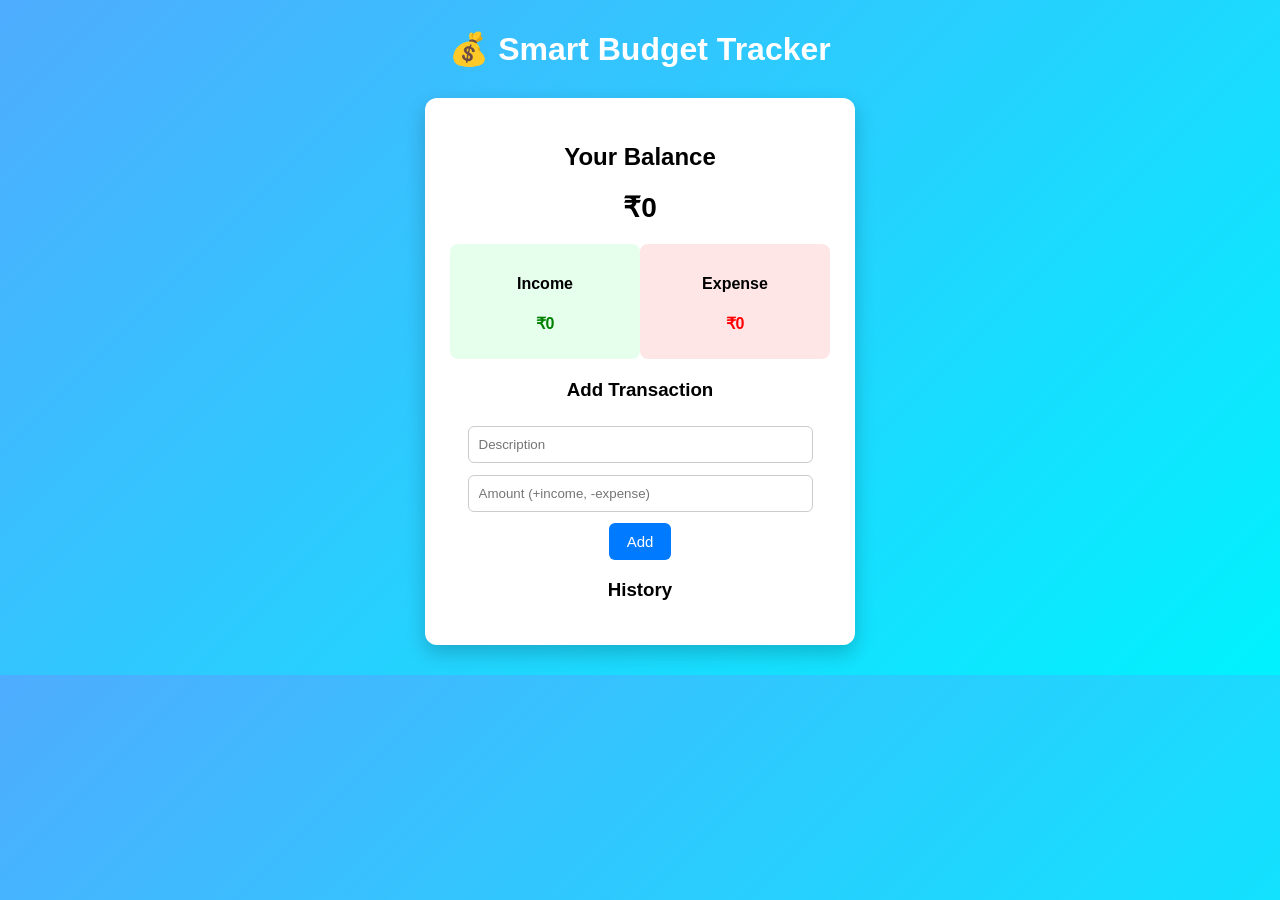
<file: index.html>
<!DOCTYPE html>
<html>
<head>
<title>Smart Budget Tracker</title>
<link rel="stylesheet" href="style.css">
</head>

<body>

<h1>💰 Smart Budget Tracker</h1>

<div class="container">

<h2>Your Balance</h2>
<h2 id="balance">₹0</h2>

<div class="summary">

<div class="income">
<h4>Income</h4>
<p id="income">₹0</p>
</div>

<div class="expense">
<h4>Expense</h4>
<p id="expense">₹0</p>
</div>

</div>

<h3>Add Transaction</h3>

<input type="text" id="text" placeholder="Description">
<input type="number" id="amount" placeholder="Amount (+income, -expense)">

<button onclick="addTransaction()">Add</button>

<h3>History</h3>
<ul id="list"></ul>

</div>

<script src="script.js"></script>

</body>
</html>
</file>
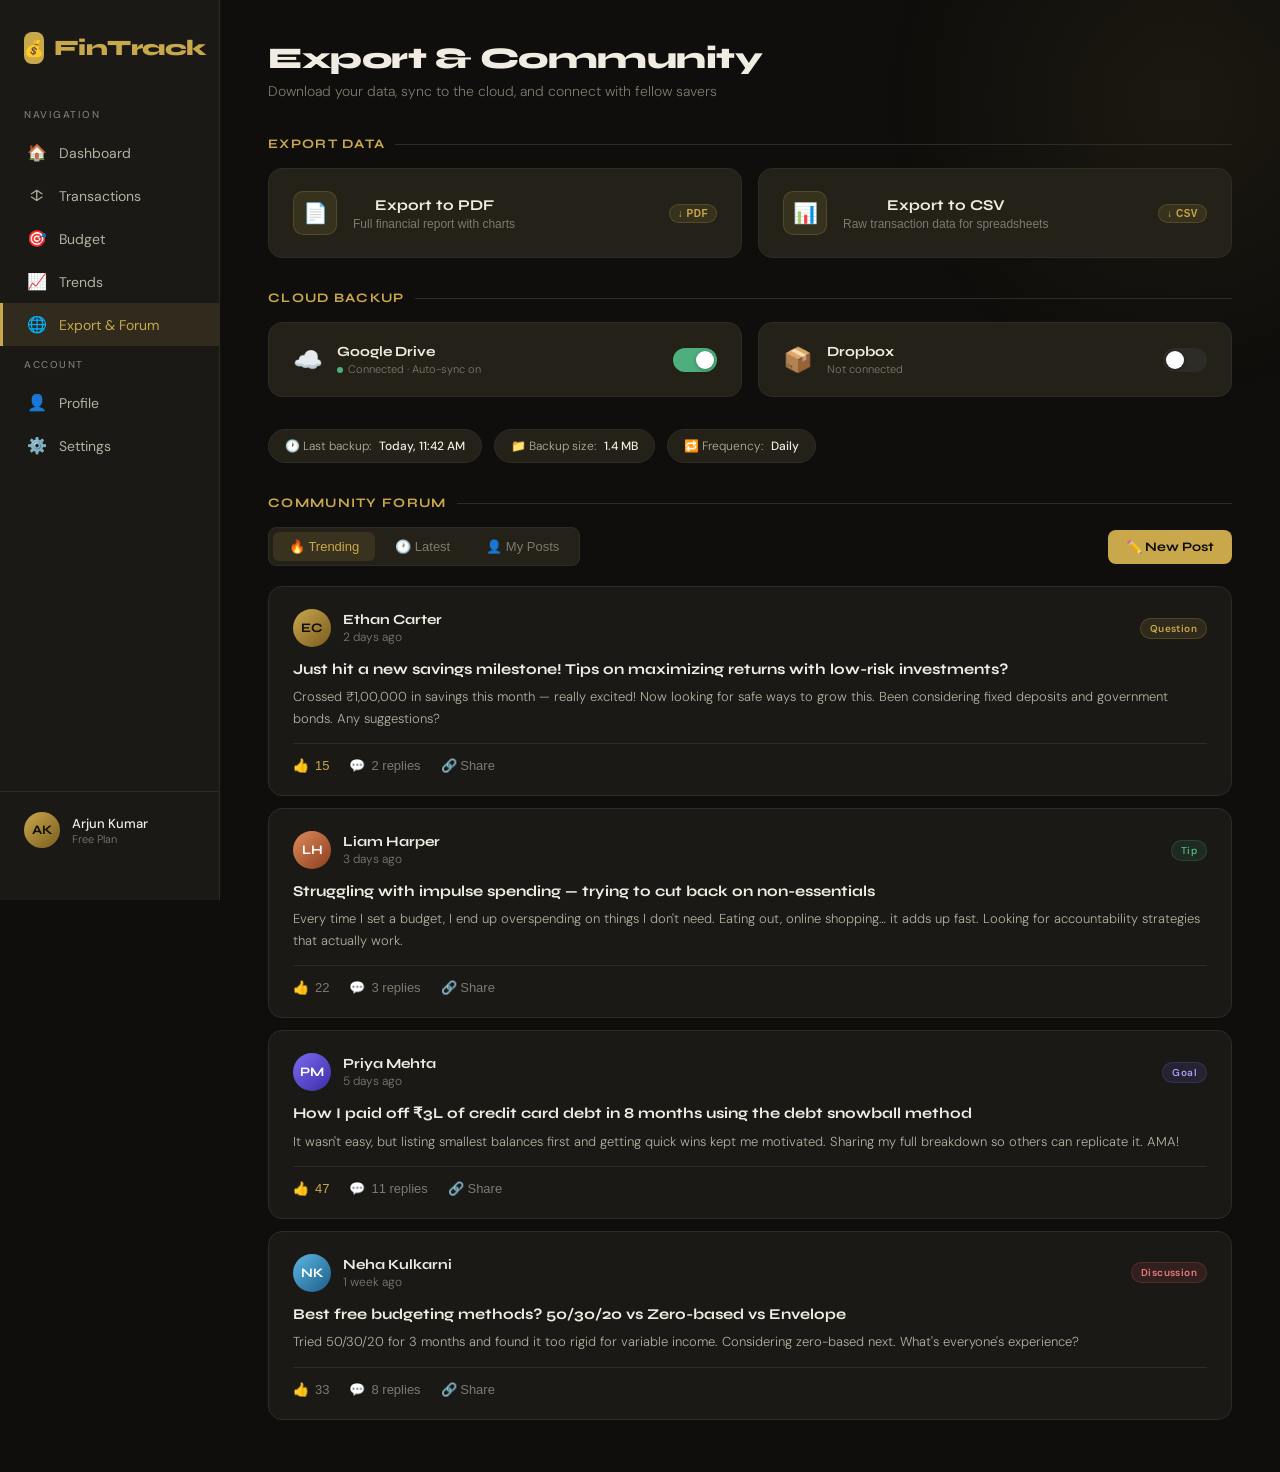
<file: module5_export_community.html>
<!DOCTYPE html>
<html lang="en">
<head>
<meta charset="UTF-8">
<meta name="viewport" content="width=device-width, initial-scale=1.0">
<title>Export & Community — FinTrack</title>
<link href="https://fonts.googleapis.com/css2?family=Syne:wght@400;600;700;800&family=DM+Sans:ital,wght@0,300;0,400;0,500;1,300&display=swap" rel="stylesheet">
<style>
  :root {
    --bg: #0f0e0c;
    --surface: #1a1916;
    --surface2: #232118;
    --border: #2e2c27;
    --gold: #c9a84c;
    --gold-light: #e8c97a;
    --gold-dim: rgba(201,168,76,0.12);
    --green: #4caf7d;
    --red: #e05a5a;
    --text: #f0ece2;
    --text-dim: #7d7a6f;
    --text-mid: #b5b09f;
    --radius: 14px;
    --radius-sm: 8px;
  }

  * { margin: 0; padding: 0; box-sizing: border-box; }

  body {
    background: var(--bg);
    color: var(--text);
    font-family: 'DM Sans', sans-serif;
    font-weight: 300;
    min-height: 100vh;
    overflow-x: hidden;
  }

  /* Ambient glow */
  body::before {
    content: '';
    position: fixed;
    top: -200px; right: -200px;
    width: 600px; height: 600px;
    background: radial-gradient(circle, rgba(201,168,76,0.07) 0%, transparent 70%);
    pointer-events: none;
  }

  /* ── Layout ── */
  .shell {
    display: grid;
    grid-template-columns: 220px 1fr;
    min-height: 100vh;
  }

  /* ── Sidebar ── */
  .sidebar {
    background: var(--surface);
    border-right: 1px solid var(--border);
    padding: 32px 0;
    display: flex;
    flex-direction: column;
    position: sticky;
    top: 0;
    height: 100vh;
  }

  .logo {
    padding: 0 24px 32px;
    font-family: 'Syne', sans-serif;
    font-size: 22px;
    font-weight: 800;
    letter-spacing: -0.5px;
    color: var(--gold);
    display: flex;
    align-items: center;
    gap: 10px;
  }
  .logo-icon {
    width: 32px; height: 32px;
    background: var(--gold);
    border-radius: 8px;
    display: flex; align-items: center; justify-content: center;
    font-size: 16px;
  }

  .nav-label {
    font-size: 10px;
    font-weight: 500;
    letter-spacing: 0.15em;
    text-transform: uppercase;
    color: var(--text-dim);
    padding: 0 24px 10px;
    margin-top: 12px;
  }

  .nav-item {
    display: flex; align-items: center; gap: 12px;
    padding: 11px 24px;
    cursor: pointer;
    color: var(--text-mid);
    font-size: 14px;
    font-weight: 400;
    transition: all 0.18s;
    border-left: 3px solid transparent;
    text-decoration: none;
  }
  .nav-item:hover { background: var(--gold-dim); color: var(--text); }
  .nav-item.active {
    background: var(--gold-dim);
    color: var(--gold);
    border-left-color: var(--gold);
  }
  .nav-icon { font-size: 16px; width: 20px; text-align: center; }

  .sidebar-footer {
    margin-top: auto;
    padding: 20px 24px;
    border-top: 1px solid var(--border);
    display: flex; align-items: center; gap: 12px;
  }
  .avatar {
    width: 36px; height: 36px; border-radius: 50%;
    background: linear-gradient(135deg, var(--gold) 0%, #7a5c1e 100%);
    display: flex; align-items: center; justify-content: center;
    font-family: 'Syne', sans-serif;
    font-size: 13px;
    font-weight: 700;
    color: #0f0e0c;
    flex-shrink: 0;
  }
  .user-info { flex: 1; overflow: hidden; }
  .user-name { font-size: 13px; font-weight: 500; color: var(--text); white-space: nowrap; overflow: hidden; text-overflow: ellipsis; }
  .user-role { font-size: 11px; color: var(--text-dim); }

  /* ── Main ── */
  .main {
    padding: 40px 48px;
    overflow-y: auto;
  }

  .page-header {
    margin-bottom: 36px;
    display: flex;
    align-items: flex-start;
    justify-content: space-between;
  }
  .page-title {
    font-family: 'Syne', sans-serif;
    font-size: 30px;
    font-weight: 800;
    letter-spacing: -0.5px;
    color: var(--text);
  }
  .page-subtitle {
    font-size: 14px;
    color: var(--text-dim);
    margin-top: 6px;
    font-weight: 300;
  }

  /* ── Section titles ── */
  .section-title {
    font-family: 'Syne', sans-serif;
    font-size: 13px;
    font-weight: 700;
    letter-spacing: 0.1em;
    text-transform: uppercase;
    color: var(--gold);
    margin-bottom: 16px;
    display: flex;
    align-items: center;
    gap: 10px;
  }
  .section-title::after {
    content: '';
    flex: 1;
    height: 1px;
    background: var(--border);
  }

  /* ── Cards ── */
  .card {
    background: var(--surface);
    border: 1px solid var(--border);
    border-radius: var(--radius);
    padding: 24px;
    transition: border-color 0.2s;
  }
  .card:hover { border-color: #3e3b33; }

  /* ── Export Section ── */
  .export-grid {
    display: grid;
    grid-template-columns: 1fr 1fr;
    gap: 16px;
    margin-bottom: 32px;
  }

  .export-btn {
    background: var(--surface2);
    border: 1px solid var(--border);
    border-radius: var(--radius);
    padding: 22px 24px;
    cursor: pointer;
    display: flex;
    align-items: center;
    gap: 16px;
    transition: all 0.2s;
    color: var(--text);
    position: relative;
    overflow: hidden;
  }
  .export-btn::before {
    content: '';
    position: absolute;
    inset: 0;
    background: linear-gradient(135deg, var(--gold-dim), transparent);
    opacity: 0;
    transition: opacity 0.2s;
  }
  .export-btn:hover {
    border-color: var(--gold);
    transform: translateY(-2px);
    box-shadow: 0 8px 24px rgba(201,168,76,0.08);
  }
  .export-btn:hover::before { opacity: 1; }
  .export-btn:active { transform: translateY(0); }

  .export-icon {
    width: 44px; height: 44px;
    background: var(--gold-dim);
    border: 1px solid rgba(201,168,76,0.2);
    border-radius: 10px;
    display: flex; align-items: center; justify-content: center;
    font-size: 20px;
    flex-shrink: 0;
    position: relative; z-index: 1;
  }
  .export-info { position: relative; z-index: 1; }
  .export-label {
    font-family: 'Syne', sans-serif;
    font-size: 15px;
    font-weight: 700;
    color: var(--text);
    margin-bottom: 3px;
  }
  .export-desc { font-size: 12px; color: var(--text-dim); font-weight: 300; }

  .export-badge {
    margin-left: auto;
    background: var(--gold-dim);
    color: var(--gold);
    font-size: 10px;
    font-weight: 600;
    letter-spacing: 0.05em;
    padding: 3px 8px;
    border-radius: 20px;
    border: 1px solid rgba(201,168,76,0.2);
    position: relative; z-index: 1;
  }

  /* ── Backup Section ── */
  .backup-grid {
    display: grid;
    grid-template-columns: 1fr 1fr;
    gap: 16px;
    margin-bottom: 32px;
  }

  .backup-card {
    background: var(--surface2);
    border: 1px solid var(--border);
    border-radius: var(--radius);
    padding: 20px 24px;
    display: flex;
    align-items: center;
    justify-content: space-between;
    transition: border-color 0.2s;
  }
  .backup-card:hover { border-color: #3e3b33; }

  .backup-left { display: flex; align-items: center; gap: 14px; }
  .backup-icon { font-size: 24px; }
  .backup-name {
    font-family: 'Syne', sans-serif;
    font-size: 14px;
    font-weight: 700;
  }
  .backup-status { font-size: 11px; color: var(--text-dim); margin-top: 2px; }
  .backup-status .dot {
    display: inline-block;
    width: 6px; height: 6px;
    border-radius: 50%;
    background: var(--green);
    margin-right: 5px;
    vertical-align: middle;
  }

  .toggle-switch {
    width: 44px; height: 24px;
    background: var(--green);
    border-radius: 12px;
    position: relative;
    cursor: pointer;
    transition: background 0.2s;
    flex-shrink: 0;
  }
  .toggle-switch.off { background: var(--border); }
  .toggle-switch::after {
    content: '';
    position: absolute;
    top: 3px; left: 3px;
    width: 18px; height: 18px;
    background: white;
    border-radius: 50%;
    transition: transform 0.2s;
    box-shadow: 0 1px 4px rgba(0,0,0,0.3);
  }
  .toggle-switch.off::after { transform: translateX(0); }
  .toggle-switch:not(.off)::after { transform: translateX(20px); }

  /* ── Last backup info ── */
  .backup-meta {
    display: flex; gap: 12px;
    margin-bottom: 32px;
  }
  .meta-pill {
    background: var(--surface2);
    border: 1px solid var(--border);
    border-radius: 20px;
    padding: 8px 16px;
    font-size: 12px;
    color: var(--text-mid);
    display: flex;
    align-items: center;
    gap: 8px;
  }
  .meta-pill span { color: var(--text); font-weight: 500; }

  /* ── Forum ── */
  .forum-toolbar {
    display: flex;
    align-items: center;
    justify-content: space-between;
    margin-bottom: 20px;
  }
  .forum-tabs {
    display: flex;
    gap: 4px;
    background: var(--surface2);
    border: 1px solid var(--border);
    border-radius: var(--radius-sm);
    padding: 4px;
  }
  .tab-btn {
    padding: 7px 16px;
    border-radius: 6px;
    font-size: 13px;
    font-weight: 400;
    cursor: pointer;
    color: var(--text-dim);
    border: none;
    background: transparent;
    transition: all 0.15s;
  }
  .tab-btn.active {
    background: var(--gold-dim);
    color: var(--gold);
    font-weight: 500;
  }
  .tab-btn:hover:not(.active) { color: var(--text); }

  .new-post-btn {
    background: var(--gold);
    color: #0f0e0c;
    border: none;
    border-radius: var(--radius-sm);
    padding: 9px 18px;
    font-family: 'Syne', sans-serif;
    font-size: 13px;
    font-weight: 700;
    cursor: pointer;
    display: flex;
    align-items: center;
    gap: 7px;
    transition: all 0.2s;
  }
  .new-post-btn:hover {
    background: var(--gold-light);
    transform: translateY(-1px);
    box-shadow: 0 4px 16px rgba(201,168,76,0.25);
  }

  /* ── Post Cards ── */
  .post-card {
    background: var(--surface);
    border: 1px solid var(--border);
    border-radius: var(--radius);
    padding: 22px 24px;
    margin-bottom: 12px;
    transition: all 0.2s;
    cursor: pointer;
  }
  .post-card:hover {
    border-color: #3e3b33;
    transform: translateX(4px);
  }

  .post-header {
    display: flex;
    align-items: center;
    gap: 12px;
    margin-bottom: 12px;
  }
  .post-avatar {
    width: 38px; height: 38px;
    border-radius: 50%;
    display: flex; align-items: center; justify-content: center;
    font-family: 'Syne', sans-serif;
    font-size: 13px;
    font-weight: 700;
    flex-shrink: 0;
    color: #0f0e0c;
  }
  .av1 { background: linear-gradient(135deg, #c9a84c, #7a5c1e); }
  .av2 { background: linear-gradient(135deg, #4caf7d, #1e5c3a); color: #0f0e0c; }
  .av3 { background: linear-gradient(135deg, #7c6af0, #3a2ea8); color: white; }
  .av4 { background: linear-gradient(135deg, #e08a5a, #8a3e1e); color: white; }
  .av5 { background: linear-gradient(135deg, #5ab8e0, #1e5c8a); color: white; }

  .post-meta { flex: 1; }
  .post-author {
    font-family: 'Syne', sans-serif;
    font-size: 14px;
    font-weight: 700;
    color: var(--text);
  }
  .post-time { font-size: 12px; color: var(--text-dim); margin-top: 1px; }

  .post-tag {
    font-size: 10px;
    font-weight: 600;
    letter-spacing: 0.04em;
    padding: 3px 9px;
    border-radius: 20px;
  }
  .tag-tip { background: rgba(76,175,125,0.12); color: var(--green); border: 1px solid rgba(76,175,125,0.2); }
  .tag-question { background: rgba(201,168,76,0.12); color: var(--gold); border: 1px solid rgba(201,168,76,0.2); }
  .tag-goal { background: rgba(124,106,240,0.12); color: #a89ff5; border: 1px solid rgba(124,106,240,0.2); }
  .tag-news { background: rgba(224,90,90,0.12); color: #e87c7c; border: 1px solid rgba(224,90,90,0.2); }

  .post-title {
    font-family: 'Syne', sans-serif;
    font-size: 15px;
    font-weight: 700;
    color: var(--text);
    margin-bottom: 7px;
    line-height: 1.35;
  }
  .post-body {
    font-size: 13px;
    color: var(--text-mid);
    line-height: 1.65;
    font-weight: 300;
    margin-bottom: 14px;
  }

  .post-footer {
    display: flex;
    align-items: center;
    gap: 20px;
    padding-top: 14px;
    border-top: 1px solid var(--border);
  }
  .reaction-btn {
    display: flex; align-items: center; gap: 6px;
    color: var(--text-dim);
    font-size: 13px;
    cursor: pointer;
    transition: color 0.15s;
    background: none; border: none;
    padding: 0;
  }
  .reaction-btn:hover { color: var(--gold); }
  .reaction-btn.liked { color: var(--gold); }

  .reply-area {
    display: none;
    margin-top: 16px;
    padding-top: 16px;
    border-top: 1px solid var(--border);
  }
  .reply-area.open { display: block; }

  /* ── Reply thread ── */
  .reply-thread {
    margin-left: 24px;
    padding-left: 20px;
    border-left: 2px solid var(--border);
    margin-top: 12px;
  }
  .reply-item {
    display: flex;
    gap: 10px;
    margin-bottom: 14px;
  }
  .reply-av {
    width: 28px; height: 28px;
    border-radius: 50%;
    display: flex; align-items: center; justify-content: center;
    font-family: 'Syne', sans-serif;
    font-size: 10px;
    font-weight: 700;
    flex-shrink: 0;
    color: #0f0e0c;
  }
  .reply-bubble {
    background: var(--surface2);
    border: 1px solid var(--border);
    border-radius: var(--radius-sm);
    padding: 10px 14px;
    flex: 1;
  }
  .reply-author {
    font-family: 'Syne', sans-serif;
    font-size: 12px;
    font-weight: 700;
    color: var(--text);
    margin-bottom: 4px;
    display: flex;
    align-items: center;
    justify-content: space-between;
  }
  .reply-time { font-size: 10px; color: var(--text-dim); font-family: 'DM Sans', sans-serif; font-weight: 300; }
  .reply-text { font-size: 12px; color: var(--text-mid); line-height: 1.6; font-weight: 300; }

  /* ── New reply input ── */
  .reply-input-row {
    display: flex; gap: 10px; margin-top: 14px;
  }
  .reply-input {
    flex: 1;
    background: var(--surface2);
    border: 1px solid var(--border);
    border-radius: var(--radius-sm);
    padding: 10px 14px;
    font-family: 'DM Sans', sans-serif;
    font-size: 13px;
    color: var(--text);
    outline: none;
    transition: border-color 0.15s;
  }
  .reply-input::placeholder { color: var(--text-dim); }
  .reply-input:focus { border-color: var(--gold); }

  .reply-send {
    background: var(--gold);
    color: #0f0e0c;
    border: none;
    border-radius: var(--radius-sm);
    padding: 10px 16px;
    font-family: 'Syne', sans-serif;
    font-size: 12px;
    font-weight: 700;
    cursor: pointer;
    transition: all 0.15s;
    white-space: nowrap;
  }
  .reply-send:hover { background: var(--gold-light); }

  /* ── New post modal ── */
  .modal-overlay {
    display: none;
    position: fixed; inset: 0;
    background: rgba(15,14,12,0.85);
    backdrop-filter: blur(6px);
    z-index: 100;
    align-items: center;
    justify-content: center;
  }
  .modal-overlay.open { display: flex; }

  .modal {
    background: var(--surface);
    border: 1px solid var(--border);
    border-radius: 18px;
    padding: 32px;
    width: 520px;
    max-width: calc(100vw - 40px);
    animation: slideUp 0.25s ease;
  }
  @keyframes slideUp {
    from { opacity: 0; transform: translateY(20px); }
    to { opacity: 1; transform: translateY(0); }
  }

  .modal-title {
    font-family: 'Syne', sans-serif;
    font-size: 20px;
    font-weight: 800;
    margin-bottom: 22px;
    display: flex;
    align-items: center;
    justify-content: space-between;
  }
  .modal-close {
    background: none;
    border: none;
    color: var(--text-dim);
    font-size: 20px;
    cursor: pointer;
    transition: color 0.15s;
  }
  .modal-close:hover { color: var(--text); }

  .field-label {
    font-size: 11px;
    font-weight: 600;
    letter-spacing: 0.1em;
    text-transform: uppercase;
    color: var(--text-dim);
    margin-bottom: 8px;
    margin-top: 16px;
  }
  .field-label:first-of-type { margin-top: 0; }

  .field-input, .field-select, .field-textarea {
    width: 100%;
    background: var(--surface2);
    border: 1px solid var(--border);
    border-radius: var(--radius-sm);
    padding: 11px 14px;
    font-family: 'DM Sans', sans-serif;
    font-size: 14px;
    color: var(--text);
    outline: none;
    transition: border-color 0.15s;
  }
  .field-input::placeholder,
  .field-textarea::placeholder { color: var(--text-dim); }
  .field-input:focus, .field-select:focus, .field-textarea:focus { border-color: var(--gold); }
  .field-select { appearance: none; cursor: pointer; }
  .field-textarea { resize: vertical; min-height: 100px; line-height: 1.6; }

  .modal-footer {
    display: flex; gap: 10px; margin-top: 22px;
  }
  .btn-cancel {
    flex: 1;
    background: var(--surface2);
    border: 1px solid var(--border);
    border-radius: var(--radius-sm);
    padding: 11px;
    color: var(--text-mid);
    font-family: 'Syne', sans-serif;
    font-size: 13px;
    font-weight: 600;
    cursor: pointer;
    transition: all 0.15s;
  }
  .btn-cancel:hover { border-color: #3e3b33; color: var(--text); }
  .btn-post {
    flex: 2;
    background: var(--gold);
    border: none;
    border-radius: var(--radius-sm);
    padding: 11px;
    color: #0f0e0c;
    font-family: 'Syne', sans-serif;
    font-size: 13px;
    font-weight: 800;
    cursor: pointer;
    transition: all 0.15s;
  }
  .btn-post:hover { background: var(--gold-light); box-shadow: 0 4px 16px rgba(201,168,76,0.3); }

  /* ── Toast ── */
  .toast {
    position: fixed;
    bottom: 32px; right: 32px;
    background: var(--surface);
    border: 1px solid var(--gold);
    border-radius: var(--radius-sm);
    padding: 14px 20px;
    font-size: 13px;
    color: var(--text);
    display: flex;
    align-items: center;
    gap: 10px;
    box-shadow: 0 8px 32px rgba(0,0,0,0.4);
    transform: translateY(80px);
    opacity: 0;
    transition: all 0.3s cubic-bezier(0.34, 1.56, 0.64, 1);
    z-index: 200;
    pointer-events: none;
  }
  .toast.show { transform: translateY(0); opacity: 1; }
  .toast-icon { font-size: 18px; }

  /* ── Bottom nav (mobile hint) ── */
  @media (max-width: 768px) {
    .shell { grid-template-columns: 1fr; }
    .sidebar { display: none; }
    .main { padding: 24px 20px; }
    .export-grid, .backup-grid { grid-template-columns: 1fr; }
  }

  /* ── Animations ── */
  .fade-in {
    opacity: 0;
    transform: translateY(12px);
    animation: fadeInUp 0.4s ease forwards;
  }
  @keyframes fadeInUp {
    to { opacity: 1; transform: translateY(0); }
  }
  .fade-in:nth-child(1) { animation-delay: 0.05s; }
  .fade-in:nth-child(2) { animation-delay: 0.1s; }
  .fade-in:nth-child(3) { animation-delay: 0.15s; }
  .fade-in:nth-child(4) { animation-delay: 0.2s; }
  .fade-in:nth-child(5) { animation-delay: 0.25s; }
</style>
</head>
<body>

<div class="shell">
  <!-- Sidebar -->
  <aside class="sidebar">
    <div class="logo">
      <div class="logo-icon">💰</div>
      FinTrack
    </div>

    <div class="nav-label">Navigation</div>
    <a class="nav-item" href="#"><span class="nav-icon">🏠</span> Dashboard</a>
    <a class="nav-item" href="#"><span class="nav-icon">↕️</span> Transactions</a>
    <a class="nav-item" href="#"><span class="nav-icon">🎯</span> Budget</a>
    <a class="nav-item" href="#"><span class="nav-icon">📈</span> Trends</a>
    <a class="nav-item active" href="#"><span class="nav-icon">🌐</span> Export & Forum</a>

    <div class="nav-label">Account</div>
    <a class="nav-item" href="#"><span class="nav-icon">👤</span> Profile</a>
    <a class="nav-item" href="#"><span class="nav-icon">⚙️</span> Settings</a>

    <div class="sidebar-footer">
      <div class="avatar">AK</div>
      <div class="user-info">
        <div class="user-name">Arjun Kumar</div>
        <div class="user-role">Free Plan</div>
      </div>
    </div>
  </aside>

  <!-- Main Content -->
  <main class="main">
    <div class="page-header fade-in">
      <div>
        <div class="page-title">Export & Community</div>
        <div class="page-subtitle">Download your data, sync to the cloud, and connect with fellow savers</div>
      </div>
    </div>

    <!-- Export Section -->
    <div class="section-title fade-in">Export Data</div>
    <div class="export-grid fade-in">
      <button class="export-btn" onclick="triggerExport('PDF')">
        <div class="export-icon">📄</div>
        <div class="export-info">
          <div class="export-label">Export to PDF</div>
          <div class="export-desc">Full financial report with charts</div>
        </div>
        <div class="export-badge">↓ PDF</div>
      </button>
      <button class="export-btn" onclick="triggerExport('CSV')">
        <div class="export-icon">📊</div>
        <div class="export-info">
          <div class="export-label">Export to CSV</div>
          <div class="export-desc">Raw transaction data for spreadsheets</div>
        </div>
        <div class="export-badge">↓ CSV</div>
      </button>
    </div>

    <!-- Backup Section -->
    <div class="section-title fade-in">Cloud Backup</div>
    <div class="backup-grid fade-in">
      <div class="backup-card">
        <div class="backup-left">
          <div class="backup-icon">☁️</div>
          <div>
            <div class="backup-name">Google Drive</div>
            <div class="backup-status"><span class="dot"></span>Connected · Auto-sync on</div>
          </div>
        </div>
        <div class="toggle-switch" onclick="toggleSwitch(this)"></div>
      </div>
      <div class="backup-card">
        <div class="backup-left">
          <div class="backup-icon">📦</div>
          <div>
            <div class="backup-name">Dropbox</div>
            <div class="backup-status" id="dropbox-status">Not connected</div>
          </div>
        </div>
        <div class="toggle-switch off" onclick="toggleSwitch(this, 'dropbox-status')"></div>
      </div>
    </div>

    <div class="backup-meta fade-in">
      <div class="meta-pill">🕐 Last backup: <span>Today, 11:42 AM</span></div>
      <div class="meta-pill">📁 Backup size: <span>1.4 MB</span></div>
      <div class="meta-pill">🔁 Frequency: <span>Daily</span></div>
    </div>

    <!-- Community Forum -->
    <div class="section-title fade-in">Community Forum</div>

    <div class="forum-toolbar fade-in">
      <div class="forum-tabs">
        <button class="tab-btn active" onclick="switchTab(this, 'trending')">🔥 Trending</button>
        <button class="tab-btn" onclick="switchTab(this, 'latest')">🕐 Latest</button>
        <button class="tab-btn" onclick="switchTab(this, 'mine')">👤 My Posts</button>
      </div>
      <button class="new-post-btn" onclick="openModal()">
        ✏️ New Post
      </button>
    </div>

    <!-- Posts -->
    <div id="posts-container">

      <div class="post-card fade-in">
        <div class="post-header">
          <div class="post-avatar av1">EC</div>
          <div class="post-meta">
            <div class="post-author">Ethan Carter</div>
            <div class="post-time">2 days ago</div>
          </div>
          <div class="post-tag tag-question">Question</div>
        </div>
        <div class="post-title">Just hit a new savings milestone! Tips on maximizing returns with low-risk investments?</div>
        <div class="post-body">Crossed ₹1,00,000 in savings this month — really excited! Now looking for safe ways to grow this. Been considering fixed deposits and government bonds. Any suggestions?</div>
        <div class="post-footer">
          <button class="reaction-btn liked" onclick="toggleLike(this, 15)">👍 <span>15</span></button>
          <button class="reaction-btn" onclick="toggleComments(this)">💬 <span>2 replies</span></button>
          <button class="reaction-btn" onclick="sharePost()">🔗 Share</button>
        </div>
        <div class="reply-area">
          <div class="reply-thread">
            <div class="reply-item">
              <div class="reply-av av2">SB</div>
              <div class="reply-bubble">
                <div class="reply-author">Sophia Bennett <span class="reply-time">1 day ago</span></div>
                <div class="reply-text">Congrats, Ethan! Consider high-yield savings accounts or short-term government bonds for a balance of safety and growth.</div>
              </div>
            </div>
            <div class="reply-item">
              <div class="reply-av av3">RK</div>
              <div class="reply-bubble">
                <div class="reply-author">Ravi Kapoor <span class="reply-time">18 hrs ago</span></div>
                <div class="reply-text">SBI FDs at 7.1% for senior citizens, or PPF for long term tax-free growth — both solid options!</div>
              </div>
            </div>
          </div>
          <div class="reply-input-row">
            <input class="reply-input" placeholder="Write a reply…" />
            <button class="reply-send" onclick="sendReply(this)">Send</button>
          </div>
        </div>
      </div>

      <div class="post-card fade-in">
        <div class="post-header">
          <div class="post-avatar av4">LH</div>
          <div class="post-meta">
            <div class="post-author">Liam Harper</div>
            <div class="post-time">3 days ago</div>
          </div>
          <div class="post-tag tag-tip">Tip</div>
        </div>
        <div class="post-title">Struggling with impulse spending — trying to cut back on non-essentials</div>
        <div class="post-body">Every time I set a budget, I end up overspending on things I don't need. Eating out, online shopping… it adds up fast. Looking for accountability strategies that actually work.</div>
        <div class="post-footer">
          <button class="reaction-btn" onclick="toggleLike(this, 22)">👍 <span>22</span></button>
          <button class="reaction-btn" onclick="toggleComments(this)">💬 <span>3 replies</span></button>
          <button class="reaction-btn" onclick="sharePost()">🔗 Share</button>
        </div>
        <div class="reply-area">
          <div class="reply-thread">
            <div class="reply-item">
              <div class="reply-av av5">OH</div>
              <div class="reply-bubble">
                <div class="reply-author">Olivia Hayes <span class="reply-time">2 days ago</span></div>
                <div class="reply-text">Try the 30-day rule: wait a month before buying anything non-essential. It really helps curb impulse buys!</div>
              </div>
            </div>
          </div>
          <div class="reply-input-row">
            <input class="reply-input" placeholder="Write a reply…" />
            <button class="reply-send" onclick="sendReply(this)">Send</button>
          </div>
        </div>
      </div>

      <div class="post-card fade-in">
        <div class="post-header">
          <div class="post-avatar av3">PM</div>
          <div class="post-meta">
            <div class="post-author">Priya Mehta</div>
            <div class="post-time">5 days ago</div>
          </div>
          <div class="post-tag tag-goal">Goal</div>
        </div>
        <div class="post-title">How I paid off ₹3L of credit card debt in 8 months using the debt snowball method</div>
        <div class="post-body">It wasn't easy, but listing smallest balances first and getting quick wins kept me motivated. Sharing my full breakdown so others can replicate it. AMA!</div>
        <div class="post-footer">
          <button class="reaction-btn liked" onclick="toggleLike(this, 47)">👍 <span>47</span></button>
          <button class="reaction-btn" onclick="toggleComments(this)">💬 <span>11 replies</span></button>
          <button class="reaction-btn" onclick="sharePost()">🔗 Share</button>
        </div>
        <div class="reply-area">
          <div class="reply-thread">
            <div class="reply-item">
              <div class="reply-av av1">EC</div>
              <div class="reply-bubble">
                <div class="reply-author">Ethan Carter <span class="reply-time">4 days ago</span></div>
                <div class="reply-text">This is super inspiring, Priya! What was your average monthly payment toward the debt?</div>
              </div>
            </div>
          </div>
          <div class="reply-input-row">
            <input class="reply-input" placeholder="Write a reply…" />
            <button class="reply-send" onclick="sendReply(this)">Send</button>
          </div>
        </div>
      </div>

      <div class="post-card fade-in">
        <div class="post-header">
          <div class="post-avatar av5">NK</div>
          <div class="post-meta">
            <div class="post-author">Neha Kulkarni</div>
            <div class="post-time">1 week ago</div>
          </div>
          <div class="post-tag tag-news">Discussion</div>
        </div>
        <div class="post-title">Best free budgeting methods? 50/30/20 vs Zero-based vs Envelope</div>
        <div class="post-body">Tried 50/30/20 for 3 months and found it too rigid for variable income. Considering zero-based next. What's everyone's experience?</div>
        <div class="post-footer">
          <button class="reaction-btn" onclick="toggleLike(this, 33)">👍 <span>33</span></button>
          <button class="reaction-btn" onclick="toggleComments(this)">💬 <span>8 replies</span></button>
          <button class="reaction-btn" onclick="sharePost()">🔗 Share</button>
        </div>
        <div class="reply-area">
          <div class="reply-input-row">
            <input class="reply-input" placeholder="Write a reply…" />
            <button class="reply-send" onclick="sendReply(this)">Send</button>
          </div>
        </div>
      </div>

    </div>
  </main>
</div>

<!-- New Post Modal -->
<div class="modal-overlay" id="modal" onclick="closeOnOverlay(event)">
  <div class="modal">
    <div class="modal-title">
      New Post ✏️
      <button class="modal-close" onclick="closeModal()">✕</button>
    </div>

    <div class="field-label">Category</div>
    <select class="field-select">
      <option value="">Select a tag…</option>
      <option>💡 Tip</option>
      <option>❓ Question</option>
      <option>🎯 Goal</option>
      <option>💬 Discussion</option>
    </select>

    <div class="field-label">Title</div>
    <input class="field-input" placeholder="What's your post about?" id="post-title-input" />

    <div class="field-label">Content</div>
    <textarea class="field-textarea" placeholder="Share your thoughts, tips, or questions with the community…" id="post-body-input"></textarea>

    <div class="modal-footer">
      <button class="btn-cancel" onclick="closeModal()">Cancel</button>
      <button class="btn-post" onclick="submitPost()">🚀 Publish Post</button>
    </div>
  </div>
</div>

<!-- Toast -->
<div class="toast" id="toast">
  <span class="toast-icon" id="toast-icon">✅</span>
  <span id="toast-msg">Done!</span>
</div>

<script>
  function showToast(msg, icon = '✅') {
    const t = document.getElementById('toast');
    document.getElementById('toast-msg').textContent = msg;
    document.getElementById('toast-icon').textContent = icon;
    t.classList.add('show');
    setTimeout(() => t.classList.remove('show'), 3000);
  }

  function triggerExport(type) {
    showToast(`Exporting your data as ${type}…`, type === 'PDF' ? '📄' : '📊');
    setTimeout(() => showToast(`${type} downloaded successfully!`, '✅'), 1800);
  }

  function toggleSwitch(el, statusId) {
    el.classList.toggle('off');
    if (statusId) {
      const s = document.getElementById(statusId);
      if (el.classList.contains('off')) {
        s.innerHTML = 'Not connected';
      } else {
        s.innerHTML = '<span class="dot"></span>Connected · Auto-sync on';
        showToast('Dropbox connected! Syncing…', '📦');
      }
    } else {
      if (el.classList.contains('off')) {
        showToast('Google Drive sync disabled', '☁️');
      } else {
        showToast('Google Drive sync enabled', '✅');
      }
    }
  }

  function toggleLike(btn, base) {
    btn.classList.toggle('liked');
    const s = btn.querySelector('span');
    const cur = parseInt(s.textContent);
    s.textContent = btn.classList.contains('liked') ? base + 1 : base;
  }

  function toggleComments(btn) {
    const card = btn.closest('.post-card');
    const area = card.querySelector('.reply-area');
    area.classList.toggle('open');
  }

  function sharePost() {
    showToast('Link copied to clipboard!', '🔗');
  }

  function sendReply(btn) {
    const row = btn.closest('.reply-input-row');
    const input = row.querySelector('.reply-input');
    if (!input.value.trim()) return;
    const thread = row.closest('.reply-area').querySelector('.reply-thread') ||
      (() => {
        const t = document.createElement('div');
        t.className = 'reply-thread';
        row.before(t);
        return t;
      })();

    const div = document.createElement('div');
    div.className = 'reply-item';
    div.innerHTML = `
      <div class="reply-av av1" style="background: linear-gradient(135deg, #c9a84c, #7a5c1e)">AK</div>
      <div class="reply-bubble">
        <div class="reply-author">You <span class="reply-time">Just now</span></div>
        <div class="reply-text">${input.value}</div>
      </div>
    `;
    thread.appendChild(div);
    input.value = '';
    showToast('Reply posted!', '💬');
  }

  function openModal() {
    document.getElementById('modal').classList.add('open');
  }
  function closeModal() {
    document.getElementById('modal').classList.remove('open');
  }
  function closeOnOverlay(e) {
    if (e.target.id === 'modal') closeModal();
  }

  function submitPost() {
    const title = document.getElementById('post-title-input').value.trim();
    const body = document.getElementById('post-body-input').value.trim();
    if (!title) { showToast('Please add a title!', '⚠️'); return; }

    const card = document.createElement('div');
    card.className = 'post-card';
    card.innerHTML = `
      <div class="post-header">
        <div class="post-avatar av1">AK</div>
        <div class="post-meta">
          <div class="post-author">Arjun Kumar</div>
          <div class="post-time">Just now</div>
        </div>
        <div class="post-tag tag-question">Question</div>
      </div>
      <div class="post-title">${title}</div>
      <div class="post-body">${body || 'No description provided.'}</div>
      <div class="post-footer">
        <button class="reaction-btn" onclick="toggleLike(this, 0)">👍 <span>0</span></button>
        <button class="reaction-btn" onclick="toggleComments(this)">💬 <span>0 replies</span></button>
        <button class="reaction-btn" onclick="sharePost()">🔗 Share</button>
      </div>
      <div class="reply-area">
        <div class="reply-thread"></div>
        <div class="reply-input-row">
          <input class="reply-input" placeholder="Write a reply…" />
          <button class="reply-send" onclick="sendReply(this)">Send</button>
        </div>
      </div>
    `;

    const container = document.getElementById('posts-container');
    container.prepend(card);
    closeModal();
    document.getElementById('post-title-input').value = '';
    document.getElementById('post-body-input').value = '';
    showToast('Post published!', '🚀');
    card.scrollIntoView({ behavior: 'smooth', block: 'start' });
  }

  function switchTab(btn, tab) {
    document.querySelectorAll('.tab-btn').forEach(b => b.classList.remove('active'));
    btn.classList.add('active');
    showToast(`Showing ${tab} posts`, tab === 'trending' ? '🔥' : tab === 'latest' ? '🕐' : '👤');
  }
</script>
</body>
</html>
</file>
<file: style.css>
body{
font-family: Arial, sans-serif;
background: linear-gradient(135deg,#4facfe,#00f2fe);
text-align:center;
margin:0;
padding:0;
}

h1{
color:white;
margin-top:30px;
}

.container{
background:white;
padding:25px;
width:380px;
margin:30px auto;
border-radius:12px;
box-shadow:0px 8px 20px rgba(0,0,0,0.2);
}

#balance{
font-size:28px;
margin:10px 0;
}

.summary{
display:flex;
justify-content:space-between;
margin:20px 0;
}

.income{
background:#e6ffed;
padding:10px;
border-radius:8px;
width:45%;
}

.expense{
background:#ffe6e6;
padding:10px;
border-radius:8px;
width:45%;
}

.income p{
color:green;
font-weight:bold;
}

.expense p{
color:red;
font-weight:bold;
}

input{
width:85%;
padding:10px;
margin:6px 0;
border-radius:6px;
border:1px solid #ccc;
}

button{
padding:10px 18px;
background:#007bff;
color:white;
border:none;
border-radius:6px;
cursor:pointer;
font-size:15px;
margin-top:5px;
}

button:hover{
background:#0056b3;
}

ul{
padding:0;
}

li{
list-style:none;
background:#f5f5f5;
padding:10px;
margin:6px 0;
border-radius:6px;
display:flex;
justify-content:space-between;
}
</file>
